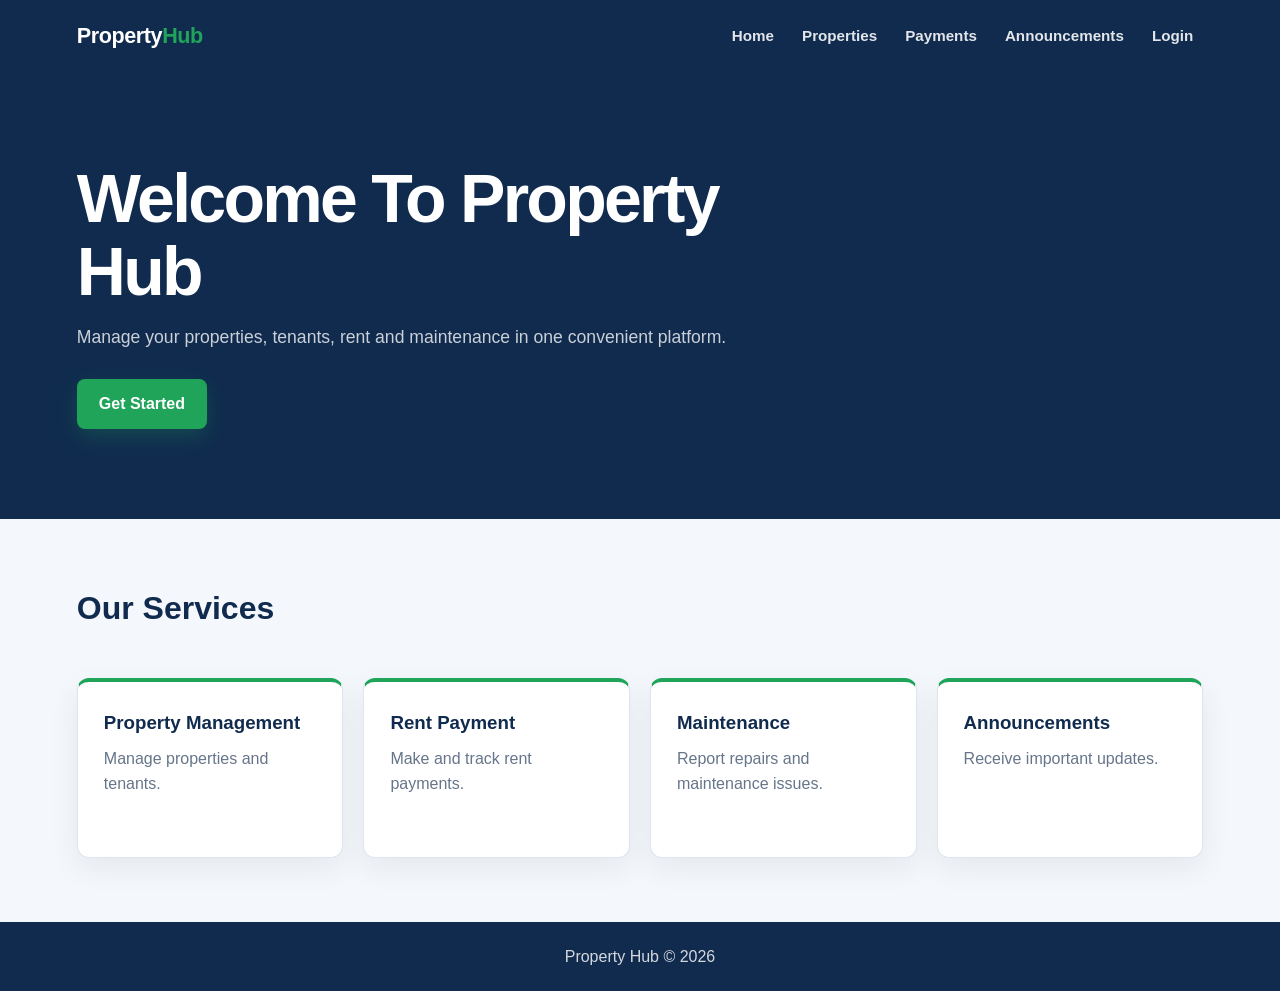
<file: index.html>
<!DOCTYPE html>
<html lang="en">
<head>
    <meta charset="UTF-8">
    <meta name="viewport" content="width=device-width, initial-scale=1.0">
    <title>Property Hub | Home</title>
    <link rel="stylesheet" href="style.css">
</head>
<body>
    <header class="topbar">
        <a class="brand" href="index.html" aria-label="Property Hub home">
            Property<span>Hub</span>
        </a>
        <nav class="nav">
            <a href="index.html">Home</a>
            <a href="property.html">Properties</a>
            <a href="payment.html">Payments</a>
            <a href="announcement.html">Announcements</a>
            <a href="login.html">Login</a>
        </nav>
    </header>

    <main>
        <section class="hero">
            <h1>Welcome to Property Hub</h1>
            <p>Manage your properties, tenants, rent and maintenance in one convenient platform.</p>
            <a href="register.html" class="btn">Get Started</a>
        </section>

        <section class="container">
            <h2>Our Services</h2>

            <article class="card">
                <h3>Property Management</h3>
                <p>Manage properties and tenants.</p>
            </article>

            <article class="card">
                <h3>Rent Payment</h3>
                <p>Make and track rent payments.</p>
            </article>

            <article class="card">
                <h3>Maintenance</h3>
                <p>Report repairs and maintenance issues.</p>
            </article>

            <article class="card">
                <h3>Announcements</h3>
                <p>Receive important updates.</p>
            </article>
        </section>
    </main>

    <footer class="footer">
        <p>Property Hub &copy; 2026</p>
    </footer>

    <script src="script.js"></script>
</body>
</html>
</file>
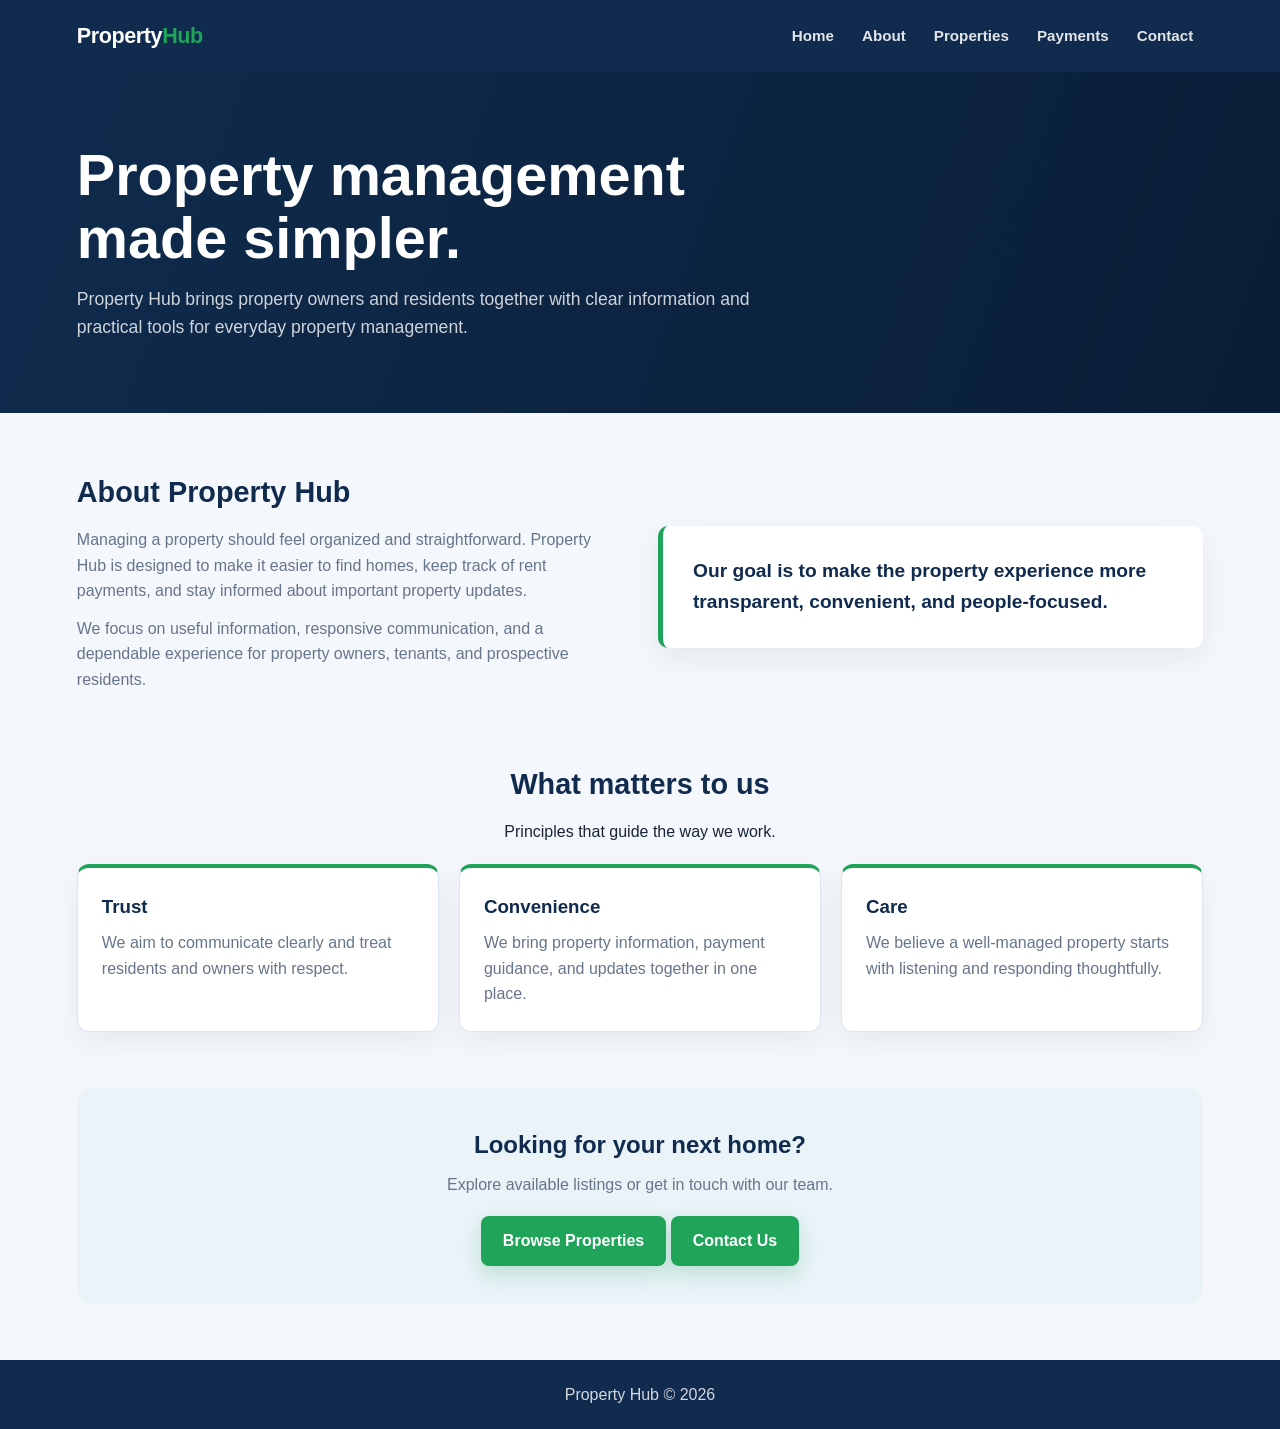
<file: about.html>
<!DOCTYPE html>
<html lang="en">
<head>
    <meta charset="UTF-8">
    <meta name="viewport" content="width=device-width, initial-scale=1.0">
    <title>About Us | Property Hub</title>
    <link rel="stylesheet" href="style.css">
    <style>
        .about-main {
            flex: 1;
        }

        .about-hero {
            padding: 72px 6%;
            background: linear-gradient(110deg, var(--primary), var(--primary-dark));
            color: var(--white);
        }

        .about-hero-content {
            width: min(1180px, 100%);
            margin: 0 auto;
        }

        .about-hero h1 {
            max-width: 760px;
            margin-bottom: 14px;
            font-size: clamp(2.2rem, 5vw, 3.6rem);
            line-height: 1.1;
        }

        .about-hero p {
            max-width: 720px;
            color: rgba(255, 255, 255, 0.8);
            font-size: 1.1rem;
        }

        .about-section {
            width: min(1180px, 88%);
            margin: 56px auto;
        }

        .about-intro {
            display: grid;
            grid-template-columns: minmax(0, 1fr) minmax(0, 1fr);
            gap: 36px;
            align-items: center;
        }

        .about-copy h2,
        .values-heading h2 {
            margin-bottom: 12px;
            color: var(--primary);
            font-size: 1.8rem;
        }

        .about-copy p {
            margin-bottom: 12px;
            color: var(--muted);
        }

        .about-highlight {
            padding: 30px;
            border-left: 5px solid var(--secondary);
            border-radius: 10px;
            background: var(--white);
            box-shadow: 0 10px 30px rgba(23, 37, 54, 0.07);
        }

        .about-highlight p {
            margin: 0;
            color: var(--primary);
            font-size: 1.2rem;
            font-weight: 700;
        }

        .values-heading {
            margin-bottom: 20px;
            text-align: center;
        }

        .values-grid {
            display: grid;
            grid-template-columns: repeat(3, minmax(0, 1fr));
            gap: 20px;
        }

        .value-card {
            padding: 24px;
            background: var(--white);
            border: 1px solid var(--border);
            border-top: 4px solid var(--secondary);
            border-radius: 12px;
            box-shadow: 0 10px 30px rgba(23, 37, 54, 0.06);
        }

        .value-card h3 {
            margin-bottom: 8px;
            color: var(--primary);
        }

        .value-card p {
            color: var(--muted);
        }

        .about-cta {
            padding: 38px 24px;
            border-radius: 14px;
            background: #eaf3f8;
            text-align: center;
        }

        .about-cta h2 {
            margin-bottom: 8px;
            color: var(--primary);
        }

        .about-cta p {
            margin-bottom: 18px;
            color: var(--muted);
        }

        @media (max-width: 760px) {
            .about-hero {
                padding: 54px 5%;
            }

            .about-section {
                width: 90%;
                margin: 40px auto;
            }

            .about-intro,
            .values-grid {
                grid-template-columns: 1fr;
            }
        }
    </style>
</head>
<body>
    <header class="topbar">
        <a class="brand" href="index.html" aria-label="Property Hub home">
            Property<span>Hub</span>
        </a>
        <nav class="nav" aria-label="Main navigation">
            <a href="index.html">Home</a>
            <a href="about.html" aria-current="page">About</a>
            <a href="property.html">Properties</a>
            <a href="payment.html">Payments</a>
            <a href="contact.html">Contact</a>
        </nav>
    </header>

    <main class="about-main">
        <section class="about-hero">
            <div class="about-hero-content">
                <h1>Property management made simpler.</h1>
                <p>Property Hub brings property owners and residents together with clear information and practical tools for everyday property management.</p>
            </div>
        </section>

        <section class="about-section about-intro">
            <div class="about-copy">
                <h2>About Property Hub</h2>
                <p>Managing a property should feel organized and straightforward. Property Hub is designed to make it easier to find homes, keep track of rent payments, and stay informed about important property updates.</p>
                <p>We focus on useful information, responsive communication, and a dependable experience for property owners, tenants, and prospective residents.</p>
            </div>
            <aside class="about-highlight">
                <p>Our goal is to make the property experience more transparent, convenient, and people-focused.</p>
            </aside>
        </section>

        <section class="about-section" aria-labelledby="values-title">
            <div class="values-heading">
                <h2 id="values-title">What matters to us</h2>
                <p>Principles that guide the way we work.</p>
            </div>
            <div class="values-grid">
                <article class="value-card">
                    <h3>Trust</h3>
                    <p>We aim to communicate clearly and treat residents and owners with respect.</p>
                </article>
                <article class="value-card">
                    <h3>Convenience</h3>
                    <p>We bring property information, payment guidance, and updates together in one place.</p>
                </article>
                <article class="value-card">
                    <h3>Care</h3>
                    <p>We believe a well-managed property starts with listening and responding thoughtfully.</p>
                </article>
            </div>
        </section>

        <section class="about-section about-cta">
            <h2>Looking for your next home?</h2>
            <p>Explore available listings or get in touch with our team.</p>
            <a class="btn" href="property.html">Browse Properties</a>
            <a class="btn" href="contact.html">Contact Us</a>
        </section>
    </main>

    <footer class="footer">
        <p>Property Hub &copy; 2026</p>
    </footer>
</body>
</html>
</file>
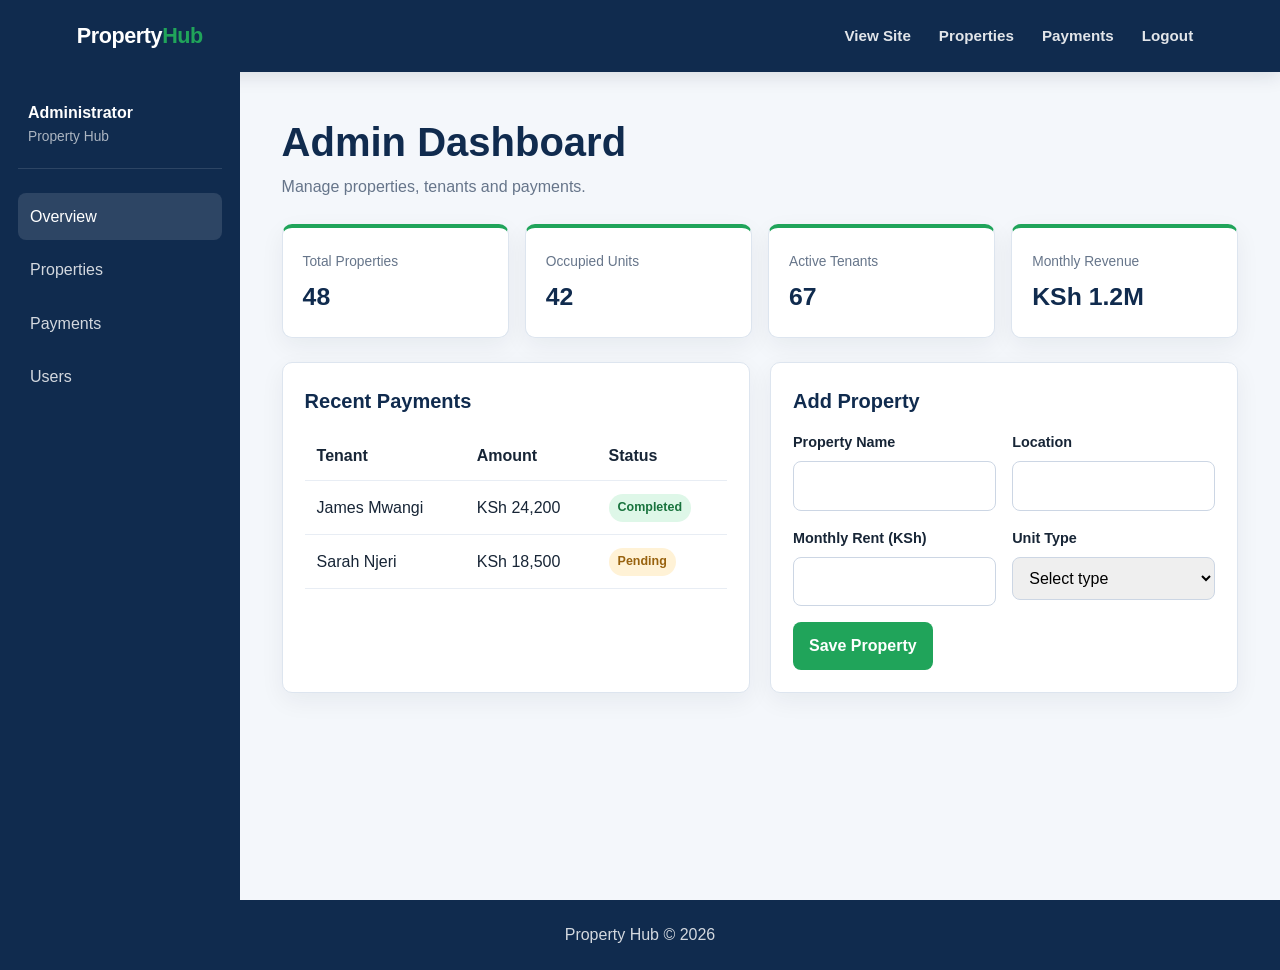
<file: admin.html>
<!DOCTYPE html>
<html lang="en">
<head>
    <meta charset="UTF-8">
    <meta name="viewport" content="width=device-width, initial-scale=1.0">
    <title>Admin Dashboard | Property Hub</title>
    <link rel="stylesheet" href="style.css">
    <style>
        .admin-layout {
            flex: 1;
            display: grid;
            grid-template-columns: 240px minmax(0, 1fr);
        }

        .admin-sidebar {
            min-height: calc(100vh - 72px);
            padding: 28px 18px;
            background: var(--primary);
            color: var(--white);
        }

        .admin-profile {
            margin-bottom: 24px;
            padding: 0 10px 20px;
            border-bottom: 1px solid rgba(255, 255, 255, 0.12);
        }

        .admin-profile strong,
        .admin-profile span {
            display: block;
        }

        .admin-profile span {
            color: rgba(255, 255, 255, 0.65);
            font-size: 0.86rem;
        }

        .admin-nav {
            display: flex;
            flex-direction: column;
            gap: 6px;
        }

        .admin-nav button {
            width: 100%;
            border: 0;
            border-radius: 8px;
            padding: 11px 12px;
            background: transparent;
            color: rgba(255, 255, 255, 0.82);
            font: inherit;
            text-align: left;
            cursor: pointer;
        }

        .admin-nav button:hover,
        .admin-nav button.active {
            background: rgba(255, 255, 255, 0.12);
            color: var(--white);
        }

        .admin-main {
            min-width: 0;
            padding: 38px 4%;
        }

        .admin-heading {
            margin-bottom: 24px;
        }

        .admin-heading h1 {
            color: var(--primary);
            font-size: clamp(1.8rem, 4vw, 2.5rem);
        }

        .admin-heading p {
            color: var(--muted);
        }

        .stats-grid {
            display: grid;
            grid-template-columns: repeat(4, minmax(0, 1fr));
            gap: 16px;
            margin-bottom: 24px;
        }

        .stat-card {
            padding: 20px;
            background: var(--white);
            border: 1px solid var(--border);
            border-top: 4px solid var(--secondary);
            border-radius: 10px;
            box-shadow: 0 8px 24px rgba(23, 37, 54, 0.06);
        }

        .stat-card span {
            color: var(--muted);
            font-size: 0.86rem;
        }

        .stat-card strong {
            display: block;
            margin-top: 4px;
            color: var(--primary);
            font-size: 1.55rem;
        }

        .admin-panel {
            display: none;
        }

        .admin-panel.active {
            display: block;
        }

        .dashboard-grid {
            display: grid;
            grid-template-columns: repeat(2, minmax(0, 1fr));
            gap: 20px;
        }

        .panel-card {
            min-width: 0;
            padding: 22px;
            background: var(--white);
            border: 1px solid var(--border);
            border-radius: 10px;
            box-shadow: 0 8px 24px rgba(23, 37, 54, 0.06);
        }

        .panel-card h2 {
            margin-bottom: 14px;
            color: var(--primary);
            font-size: 1.25rem;
        }

        .table-wrap {
            overflow-x: auto;
        }

        .user-list-note {
            margin: -4px 0 16px;
            color: var(--muted);
            font-size: 0.9rem;
        }

        .user-list-message {
            color: var(--muted);
        }

        .status {
            display: inline-block;
            padding: 4px 9px;
            border-radius: 999px;
            background: #def7e8;
            color: #18733d;
            font-size: 0.78rem;
            font-weight: 800;
        }

        .status.pending {
            background: #fff2d6;
            color: #98620e;
        }

        .admin-form {
            display: grid;
            grid-template-columns: repeat(2, minmax(0, 1fr));
            gap: 16px;
        }

        .form-field {
            display: flex;
            flex-direction: column;
            gap: 7px;
        }

        .form-field label {
            font-size: 0.9rem;
            font-weight: 700;
        }

        .admin-button {
            border: 0;
            border-radius: 8px;
            padding: 11px 16px;
            background: var(--secondary);
            color: var(--white);
            font: inherit;
            font-weight: 800;
            cursor: pointer;
        }

        .admin-button:hover,
        .admin-button:focus-visible {
            background: var(--secondary-dark);
        }

        .form-actions {
            grid-column: 1 / -1;
            display: flex;
            align-items: center;
            gap: 12px;
        }

        .form-message {
            color: var(--secondary-dark);
            font-weight: 700;
        }

        @media (max-width: 900px) {
            .admin-layout {
                grid-template-columns: 1fr;
            }

            .admin-sidebar {
                min-height: auto;
                padding: 14px 4%;
            }

            .admin-profile {
                display: none;
            }

            .admin-nav {
                flex-direction: row;
                overflow-x: auto;
            }

            .admin-nav button {
                width: auto;
                white-space: nowrap;
            }

            .stats-grid {
                grid-template-columns: repeat(2, minmax(0, 1fr));
            }

            .dashboard-grid {
                grid-template-columns: 1fr;
            }
        }

        @media (max-width: 600px) {
            .admin-main {
                padding: 28px 16px;
            }

            .stats-grid,
            .admin-form {
                grid-template-columns: 1fr;
            }

            .form-actions {
                grid-column: 1;
            }
        }
    </style>
</head>
<body>
    <header class="topbar">
        <a class="brand" href="index.html" aria-label="Property Hub home">
            Property<span>Hub</span>
        </a>
        <nav class="nav" aria-label="Main navigation">
            <a href="index.html">View Site</a>
            <a href="property.html">Properties</a>
            <a href="payment.html">Payments</a>
            <a href="login.html">Logout</a>
        </nav>
    </header>

    <main class="admin-layout">
        <aside class="admin-sidebar">
            <div class="admin-profile">
                <strong>Administrator</strong>
                <span>Property Hub</span>
            </div>
            <nav class="admin-nav" aria-label="Admin navigation">
                <button type="button" class="active" data-panel="overview">Overview</button>
                <button type="button" data-panel="properties">Properties</button>
                <button type="button" data-panel="payments">Payments</button>
                <button type="button" data-panel="users">Users</button>
            </nav>
        </aside>

        <section class="admin-main">
            <div class="admin-heading">
                <h1>Admin Dashboard</h1>
                <p>Manage properties, tenants and payments.</p>
            </div>

            <div class="stats-grid">
                <article class="stat-card">
                    <span>Total Properties</span>
                    <strong>48</strong>
                </article>
                <article class="stat-card">
                    <span>Occupied Units</span>
                    <strong>42</strong>
                </article>
                <article class="stat-card">
                    <span>Active Tenants</span>
                    <strong>67</strong>
                </article>
                <article class="stat-card">
                    <span>Monthly Revenue</span>
                    <strong>KSh 1.2M</strong>
                </article>
            </div>

            <section class="admin-panel active" id="overview">
                <div class="dashboard-grid">
                    <article class="panel-card">
                        <h2>Recent Payments</h2>
                        <div class="table-wrap">
                            <table>
                                <thead>
                                    <tr>
                                        <th>Tenant</th>
                                        <th>Amount</th>
                                        <th>Status</th>
                                    </tr>
                                </thead>
                                <tbody>
                                    <tr>
                                        <td>James Mwangi</td>
                                        <td>KSh 24,200</td>
                                        <td><span class="status">Completed</span></td>
                                    </tr>
                                    <tr>
                                        <td>Sarah Njeri</td>
                                        <td>KSh 18,500</td>
                                        <td><span class="status pending">Pending</span></td>
                                    </tr>
                                </tbody>
                            </table>
                        </div>
                    </article>

                    <article class="panel-card">
                        <h2>Add Property</h2>
                        <form id="property-form" class="admin-form">
                            <div class="form-field">
                                <label for="property-name">Property Name</label>
                                <input type="text" id="property-name" name="property-name" required>
                            </div>
                            <div class="form-field">
                                <label for="property-location">Location</label>
                                <input type="text" id="property-location" name="property-location" required>
                            </div>
                            <div class="form-field">
                                <label for="monthly-rent">Monthly Rent (KSh)</label>
                                <input type="number" id="monthly-rent" name="monthly-rent" min="1" required>
                            </div>
                            <div class="form-field">
                                <label for="unit-type">Unit Type</label>
                                <select id="unit-type" name="unit-type" required>
                                    <option value="">Select type</option>
                                    <option>Apartment</option>
                                    <option>House</option>
                                    <option>Studio</option>
                                </select>
                            </div>
                            <div class="form-actions">
                                <button class="admin-button" type="submit">Save Property</button>
                                <p id="property-message" class="form-message" role="status"></p>
                            </div>
                        </form>
                    </article>
                </div>
            </section>

            <section class="admin-panel" id="properties">
                <article class="panel-card">
                    <h2>Property Management</h2>
                    <p>Use the property form on the Overview page to add a new listing.</p>
                </article>
            </section>

            <section class="admin-panel" id="payments">
                <article class="panel-card">
                    <h2>Payment Management</h2>
                    <p>Review completed and pending tenant payments.</p>
                </article>
            </section>

            <section class="admin-panel" id="users">
                <article class="panel-card">
                    <h2>Active Users</h2>
                    <p class="user-list-note">
                        This demo page is not access-controlled. Use test accounts only;
                        passwords are never displayed.
                    </p>
                    <div class="table-wrap">
                        <table>
                            <thead>
                                <tr>
                                    <th>Full Name</th>
                                    <th>Username</th>
                                    <th>Email</th>
                                    <th>Phone</th>
                                    <th>Status</th>
                                    <th>Password</th>
                                </tr>
                            </thead>
                            <tbody id="users-table-body">
                                <tr>
                                    <td colspan="6" class="user-list-message">Loading active users...</td>
                                </tr>
                            </tbody>
                        </table>
                    </div>
                </article>
            </section>
        </section>
    </main>

    <footer class="footer">
        <p>Property Hub &copy; 2026</p>
    </footer>

    <script>
        const navButtons = document.querySelectorAll(".admin-nav button");
        const panels = document.querySelectorAll(".admin-panel");

        navButtons.forEach(function (button) {
            button.addEventListener("click", function () {
                navButtons.forEach(function (item) {
                    item.classList.remove("active");
                });
                panels.forEach(function (panel) {
                    panel.classList.remove("active");
                });

                button.classList.add("active");
                document.getElementById(button.dataset.panel).classList.add("active");
            });
        });

        const propertyForm = document.getElementById("property-form");
        const propertyMessage = document.getElementById("property-message");

        propertyForm.addEventListener("submit", function (event) {
            event.preventDefault();
            propertyMessage.textContent = "Property saved successfully.";
            propertyForm.reset();
        });
    </script>
    <script src="auth.js"></script>
</body>
</html>
</file>
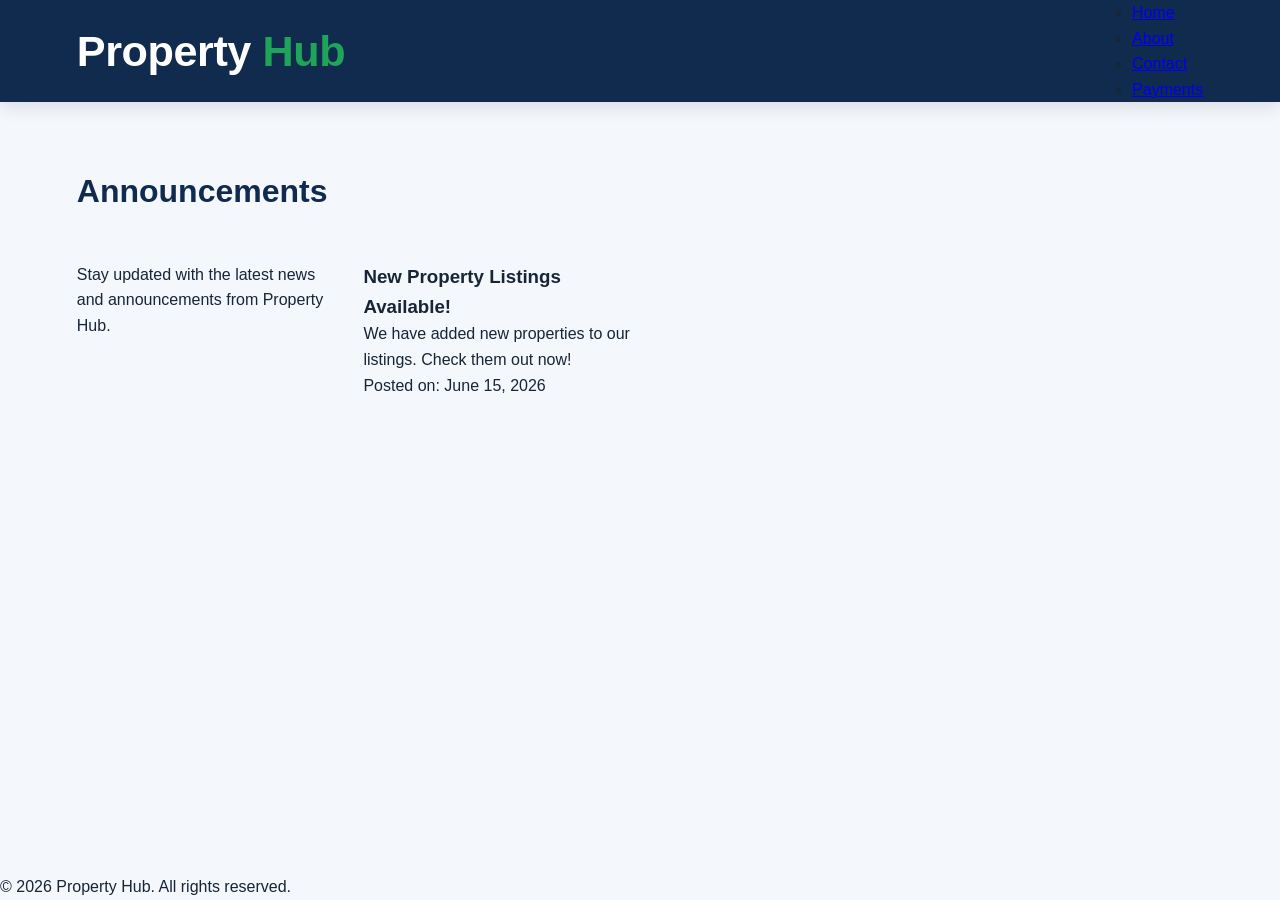
<file: announcement.html>
<!DOCTYPE html>
<html lang="en">
<head>
    <meta charset="UTF-8">
    <meta name="viewport" content="width=device-width, initial-scale=1.0">
    <title>Announcement | Property Hub</title>
    <link rel="stylesheet" href="style.css">
</head>
<body>

    <header>
        <div class="topbar">
            <div class="brand">
                <h1>Property <span>Hub</span></h1>
            </div>
            <nav class="navbar">
                <ul>
                    <li><a href="index.html">Home</a></li>
                    <li><a href="about.html">About</a></li>
                    <li><a href="contact.html">Contact</a></li>
                    <li><a href="payment.html">Payments</a></li>
                </ul>
            </nav>
        </div>
    </header>

    <main>
        <section class="container">
            <h2>Announcements</h2>
            <p>Stay updated with the latest news and announcements from Property Hub.</p>

            <!-- Example announcement -->
            <div class="announcement">
                <h3>New Property Listings Available!</h3>
                <p>We have added new properties to our listings. Check them out now!</p>
                <span class="date">Posted on: June 15, 2026</span>
            </div>

            <!-- Add more announcements as needed -->
        </section>
    </main>

    <footer>
        <p>&copy; 2026 Property Hub. All rights reserved.</p>
    </footer>
    
</body>
</html>
</file>
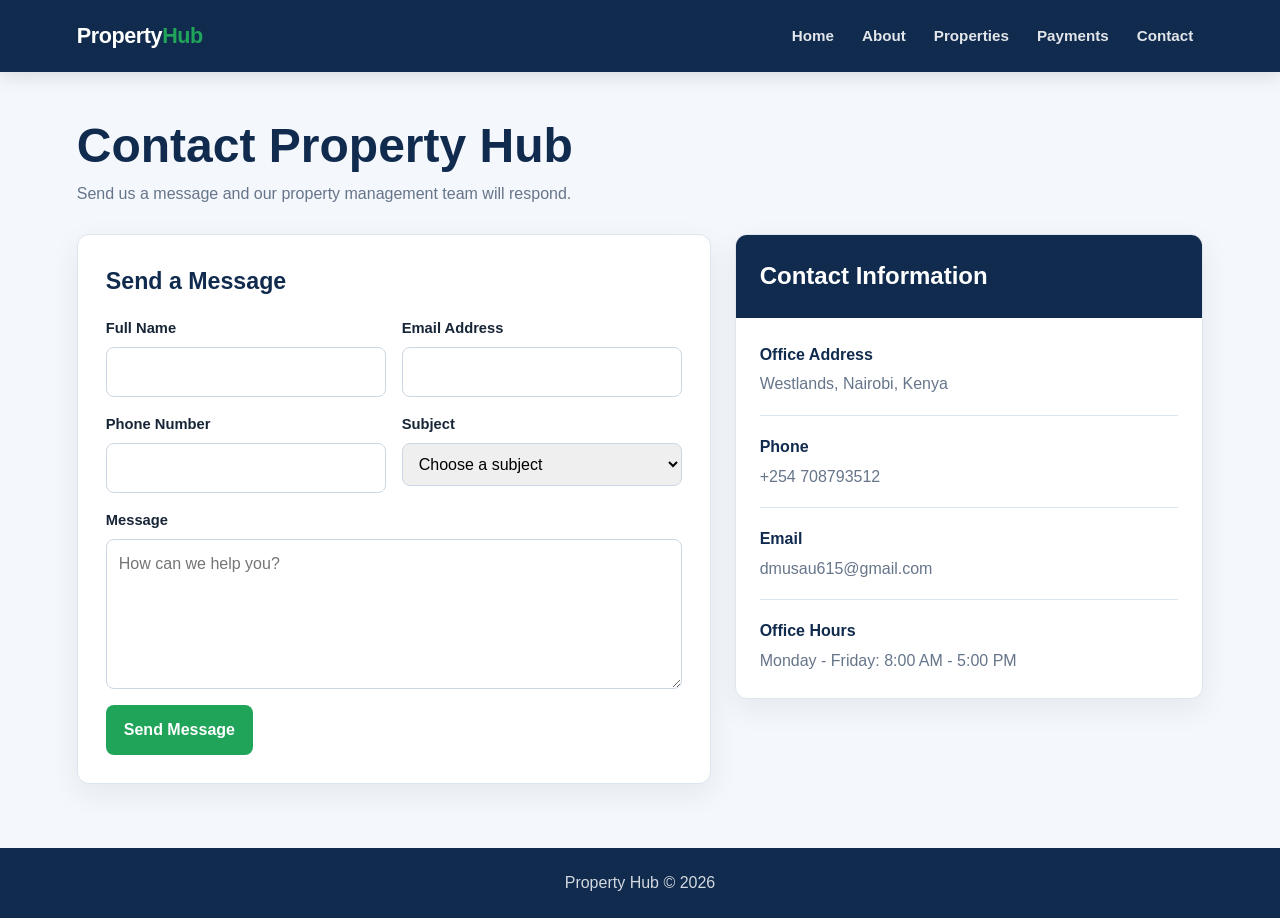
<file: contact.html>
<!DOCTYPE html>
<html lang="en">
<head>
    <meta charset="UTF-8">
    <meta name="viewport" content="width=device-width, initial-scale=1.0">
    <title>Contact | Property Hub</title>
    <link rel="stylesheet" href="style.css">
    <style>
        .contact-main {
            width: min(1180px, 88%);
            margin: 48px auto 64px;
        }

        .contact-heading {
            margin-bottom: 28px;
        }

        .contact-heading h1 {
            color: var(--primary);
            font-size: clamp(2rem, 5vw, 3rem);
            line-height: 1.1;
        }

        .contact-heading p {
            margin-top: 8px;
            color: var(--muted);
        }

        .contact-layout {
            display: grid;
            grid-template-columns: minmax(0, 1.15fr) minmax(280px, 0.85fr);
            gap: 24px;
            align-items: start;
        }

        .contact-form,
        .contact-details {
            background: var(--white);
            border: 1px solid var(--border);
            border-radius: 12px;
            box-shadow: 0 10px 30px rgba(23, 37, 54, 0.07);
        }

        .contact-form {
            display: grid;
            grid-template-columns: repeat(2, minmax(0, 1fr));
            gap: 16px;
            padding: 28px;
        }

        .contact-form h2 {
            grid-column: 1 / -1;
            color: var(--primary);
            font-size: 1.45rem;
        }

        .form-field {
            display: flex;
            flex-direction: column;
            gap: 7px;
        }

        .form-field.full {
            grid-column: 1 / -1;
        }

        .form-field label {
            font-size: 0.92rem;
            font-weight: 700;
        }

        textarea {
            min-height: 150px;
            resize: vertical;
        }

        .contact-actions {
            grid-column: 1 / -1;
            display: flex;
            align-items: center;
            gap: 14px;
        }

        .contact-actions button {
            border: 0;
            border-radius: 8px;
            padding: 12px 18px;
            background: var(--secondary);
            color: var(--white);
            font: inherit;
            font-weight: 800;
            cursor: pointer;
        }

        .contact-actions button:hover,
        .contact-actions button:focus-visible {
            background: var(--secondary-dark);
        }

        .form-message {
            min-height: 24px;
            color: var(--secondary-dark);
            font-weight: 700;
        }

        .contact-details {
            overflow: hidden;
        }

        .details-header {
            padding: 22px 24px;
            background: var(--primary);
            color: var(--white);
        }

        .details-body {
            display: grid;
            gap: 18px;
            padding: 24px;
        }

        .detail-item {
            padding-bottom: 18px;
            border-bottom: 1px solid var(--border);
        }

        .detail-item:last-child {
            padding-bottom: 0;
            border-bottom: 0;
        }

        .detail-item strong,
        .detail-item span {
            display: block;
        }

        .detail-item strong {
            margin-bottom: 4px;
            color: var(--primary);
        }

        .detail-item span,
        .detail-item a {
            color: var(--muted);
        }

        .detail-item a {
            text-decoration: none;
        }

        @media (max-width: 900px) {
            .contact-layout {
                grid-template-columns: 1fr;
            }
        }

        @media (max-width: 600px) {
            .contact-main {
                width: 90%;
                margin: 32px auto 48px;
            }

            .contact-form {
                grid-template-columns: 1fr;
                padding: 22px 20px;
            }

            .contact-form h2,
            .form-field.full,
            .contact-actions {
                grid-column: 1;
            }

            .contact-actions {
                align-items: flex-start;
                flex-direction: column;
            }
        }
    </style>
</head>
<body>
    <header class="topbar">
        <a class="brand" href="index.html" aria-label="Property Hub home">
            Property<span>Hub</span>
        </a>
        <nav class="nav" aria-label="Main navigation">
            <a href="index.html">Home</a>
            <a href="about.html">About</a>
            <a href="property.html">Properties</a>
            <a href="payment.html">Payments</a>
            <a href="contact.html" aria-current="page">Contact</a>
        </nav>
    </header>

    <main class="contact-main">
        <div class="contact-heading">
            <h1>Contact Property Hub</h1>
            <p>Send us a message and our property management team will respond.</p>
        </div>

        <div class="contact-layout">
            <form id="contact-form" class="contact-form" action="#" method="post">
                <h2>Send a Message</h2>
                <div class="form-field">
                    <label for="full-name">Full Name</label>
                    <input type="text" id="full-name" name="full-name" autocomplete="name" required>
                </div>
                <div class="form-field">
                    <label for="email">Email Address</label>
                    <input type="email" id="email" name="email" autocomplete="email" required>
                </div>
                <div class="form-field">
                    <label for="phone">Phone Number</label>
                    <input type="tel" id="phone" name="phone" autocomplete="tel">
                </div>
                <div class="form-field">
                    <label for="subject">Subject</label>
                    <select id="subject" name="subject" required>
                        <option value="">Choose a subject</option>
                        <option value="property">Property enquiry</option>
                        <option value="payment">Payment assistance</option>
                        <option value="maintenance">Maintenance request</option>
                        <option value="general">General enquiry</option>
                    </select>
                </div>
                <div class="form-field full">
                    <label for="message">Message</label>
                    <textarea id="message" name="message" placeholder="How can we help you?" required></textarea>
                </div>
                <div class="contact-actions">
                    <button type="submit">Send Message</button>
                    <p class="form-message" role="status" aria-live="polite"></p>
                </div>
            </form>

            <aside class="contact-details" aria-label="Property Hub contact information">
                <div class="details-header">
                    <h2>Contact Information</h2>
                </div>
                <div class="details-body">
                    <div class="detail-item">
                        <strong>Office Address</strong>
                        <span>Westlands, Nairobi, Kenya</span>
                    </div>
                    <div class="detail-item">
                        <strong>Phone</strong>
                        <a href="tel:+254708793512">+254 708793512</a>
                    </div>
                    <div class="detail-item">
                        <strong>Email</strong>
                        <a href="mailto:dmusau615@gmail.com">dmusau615@gmail.com</a>
                    </div>
                    <div class="detail-item">
                        <strong>Office Hours</strong>
                        <span>Monday - Friday: 8:00 AM - 5:00 PM</span>
                    </div>
                </div>
            </aside>
        </div>
    </main>

    <footer class="footer">
        <p>Property Hub &copy; 2026</p>
    </footer>

    <script src="script.js"></script>
</body>
</html>
</file>
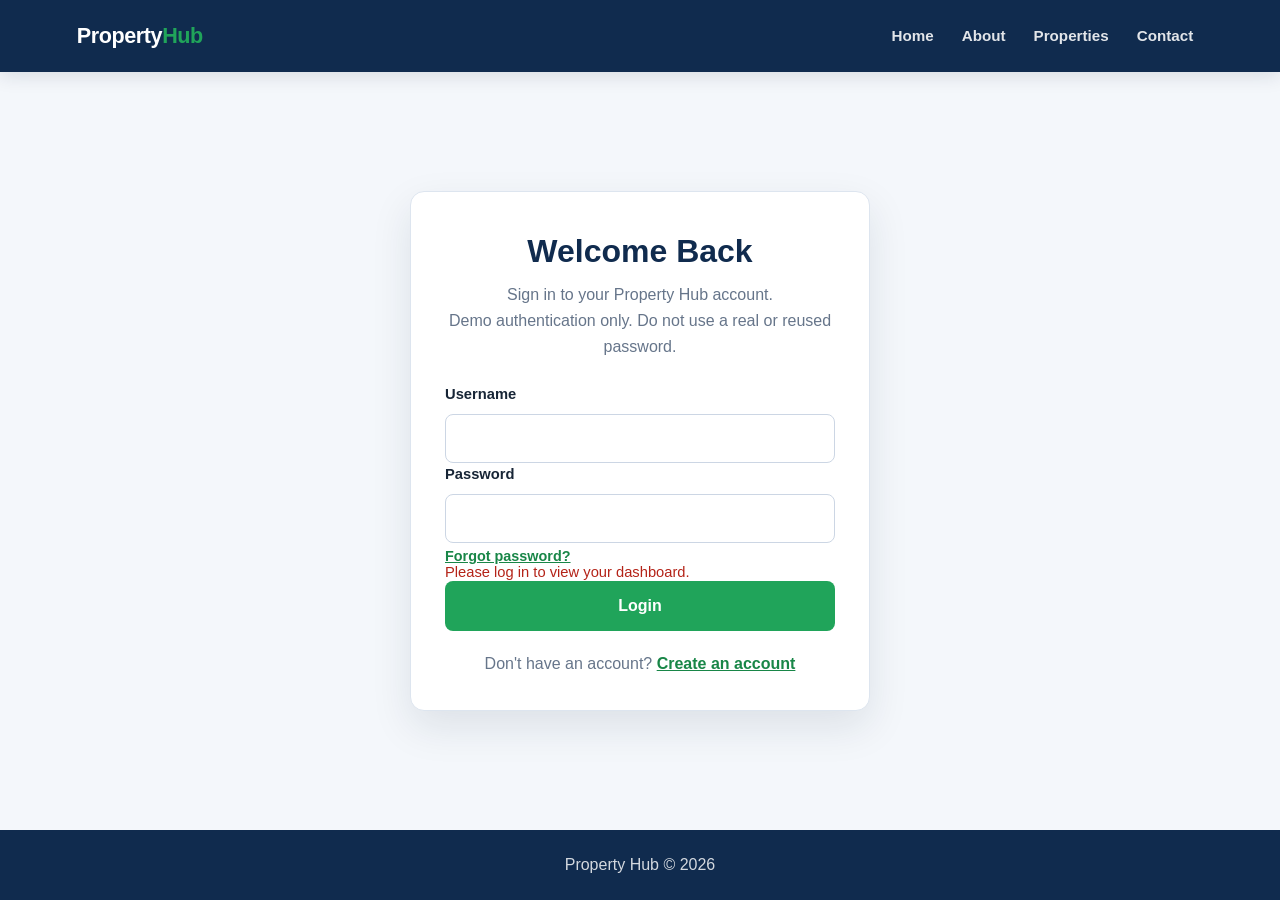
<file: dashboard.html>
<!DOCTYPE html>
<html lang="en">
<head>
    <meta charset="UTF-8">
    <meta name="viewport" content="width=device-width, initial-scale=1.0">
    <title>My Dashboard | Property Hub</title>
    <link rel="stylesheet" href="style.css">
    <style>
        .dashboard-main {
            width: min(1180px, 88%);
            margin: 40px auto 60px;
        }

        .dashboard-heading {
            display: flex;
            align-items: flex-end;
            justify-content: space-between;
            gap: 20px;
            margin-bottom: 26px;
        }

        .dashboard-heading h1 {
            color: var(--primary);
            font-size: clamp(2rem, 5vw, 2.8rem);
            line-height: 1.1;
        }

        .dashboard-heading p {
            margin-top: 7px;
            color: var(--muted);
        }

        .dashboard-grid {
            display: grid;
            grid-template-columns: repeat(3, minmax(0, 1fr));
            gap: 18px;
        }

        .dashboard-card {
            min-width: 0;
            padding: 22px;
            background: var(--white);
            border: 1px solid var(--border);
            border-radius: 12px;
            box-shadow: 0 8px 26px rgba(23, 37, 54, 0.06);
        }

        .dashboard-card h2 {
            margin-bottom: 14px;
            color: var(--primary);
            font-size: 1.2rem;
        }

        .rent-card {
            grid-column: span 2;
            display: flex;
            justify-content: space-between;
            align-items: center;
            gap: 18px;
            background: linear-gradient(110deg, var(--primary), var(--primary-dark));
            color: var(--white);
        }

        .rent-card h2 {
            color: var(--white);
        }

        .rent-card p {
            color: rgba(255, 255, 255, 0.78);
        }

        .rent-amount {
            display: block;
            margin: 5px 0 8px;
            font-size: clamp(1.7rem, 4vw, 2.3rem);
            font-weight: 800;
        }

        .rent-card .btn {
            flex: 0 0 auto;
        }

        .stat-card span,
        .property-info span {
            display: block;
            color: var(--muted);
            font-size: 0.9rem;
        }

        .stat-card strong {
            display: block;
            margin: 6px 0;
            color: var(--primary);
            font-size: 1.55rem;
        }

        .property-card {
            grid-column: span 2;
        }

        .property-info {
            display: grid;
            grid-template-columns: repeat(2, minmax(0, 1fr));
            gap: 14px;
        }

        .property-info strong {
            color: var(--text);
        }

        .notice-list,
        .activity-list {
            display: grid;
            gap: 14px;
            list-style: none;
        }

        .notice-list li,
        .activity-list li {
            padding-bottom: 12px;
            border-bottom: 1px solid var(--border);
        }

        .notice-list li:last-child,
        .activity-list li:last-child {
            padding-bottom: 0;
            border-bottom: 0;
        }

        .notice-list strong,
        .activity-list strong {
            display: block;
            color: var(--primary);
        }

        .notice-list span,
        .activity-list span {
            color: var(--muted);
            font-size: 0.88rem;
        }

        .badge {
            display: inline-block;
            padding: 4px 9px;
            border-radius: 999px;
            background: #def7e8;
            color: #18733d;
            font-size: 0.8rem;
            font-weight: 800;
        }

        .quick-links {
            display: grid;
            gap: 10px;
        }

        .quick-links a {
            display: block;
            padding: 10px 12px;
            border: 1px solid var(--border);
            border-radius: 8px;
            color: var(--primary);
            font-weight: 700;
            text-decoration: none;
        }

        .quick-links a:hover,
        .quick-links a:focus-visible {
            border-color: var(--secondary);
            background: #f3fbf6;
        }

        @media (max-width: 850px) {
            .dashboard-grid {
                grid-template-columns: repeat(2, minmax(0, 1fr));
            }
        }

        @media (max-width: 600px) {
            .dashboard-main {
                width: 90%;
                margin: 30px auto 44px;
            }

            .dashboard-heading {
                align-items: flex-start;
                flex-direction: column;
            }

            .dashboard-grid {
                grid-template-columns: 1fr;
            }

            .rent-card,
            .property-card {
                grid-column: auto;
            }

            .rent-card {
                align-items: flex-start;
                flex-direction: column;
            }

            .property-info {
                grid-template-columns: 1fr;
            }
        }
    </style>
</head>
<body>
    <header class="topbar">
        <a class="brand" href="index.html" aria-label="Property Hub home">
            Property<span>Hub</span>
        </a>
        <nav class="nav" aria-label="Main navigation">
            <a href="dashboard.html" aria-current="page">Dashboard</a>
            <a href="property.html">Properties</a>
            <a href="payment.html">Payments</a>
            <a href="announcement.html">Announcements</a>
            <a href="login.html" id="logout-link">Log Out</a>
        </nav>
    </header>

    <main class="dashboard-main">
        <section class="dashboard-heading">
            <div>
                <h1>Welcome back, Tenant</h1>
                <p>Here is an overview of your home and account.</p>
            </div>
            <span class="badge">Account active</span>
        </section>

        <section class="dashboard-grid" aria-label="Resident dashboard">
            <article class="dashboard-card rent-card">
                <div>
                    <h2>Next Rent Payment</h2>
                    <span class="rent-amount">KSh 24,200</span>
                    <p>Due 1 December 2026</p>
                </div>
                <a class="btn" href="payment.html">Make a Payment</a>
            </article>

            <article class="dashboard-card stat-card">
                <h2>Payment Status</h2>
                <span>Current billing period</span>
                <strong>Paid</strong>
                <span>Last updated: 15 November 2026</span>
            </article>

            <article class="dashboard-card property-card">
                <h2>My Property</h2>
                <div class="property-info">
                    <div><span>Property</span><strong>Maple Grove Residence</strong></div>
                    <div><span>Address</span><strong>Kilimani, Nairobi</strong></div>
                    <div><span>Unit</span><strong>House 12B</strong></div>
                    <div><span>Lease status</span><strong>Active</strong></div>
                </div>
            </article>

            <article class="dashboard-card">
                <h2>Quick Links</h2>
                <nav class="quick-links" aria-label="Dashboard quick links">
                    <a href="payment.html">View payment history</a>
                    <a href="property.html">Browse properties</a>
                    <a href="contact.html">Contact property management</a>
                </nav>
            </article>

            <article class="dashboard-card">
                <h2>Recent Activity</h2>
                <ul class="activity-list">
                    <li>
                        <strong>Rent payment received</strong>
                        <span>KSh 24,200 · 15 November 2026</span>
                    </li>
                    <li>
                        <strong>Lease details updated</strong>
                        <span>10 November 2026</span>
                    </li>
                </ul>
            </article>

            <article class="dashboard-card">
                <h2>Latest Announcements</h2>
                <ul class="notice-list">
                    <li>
                        <strong>Water maintenance</strong>
                        <span>Scheduled maintenance notice for residents.</span>
                    </li>
                    <li>
                        <strong>Community update</strong>
                        <span>Read the latest news from Property Hub.</span>
                    </li>
                </ul>
                <p style="margin-top: 14px;"><a href="announcement.html">View all announcements</a></p>
            </article>
        </section>
    </main>

    <footer class="footer">
        <p>Property Hub &copy; 2026</p>
    </footer>
    <script src="auth.js"></script>
</body>
</html>
</file>
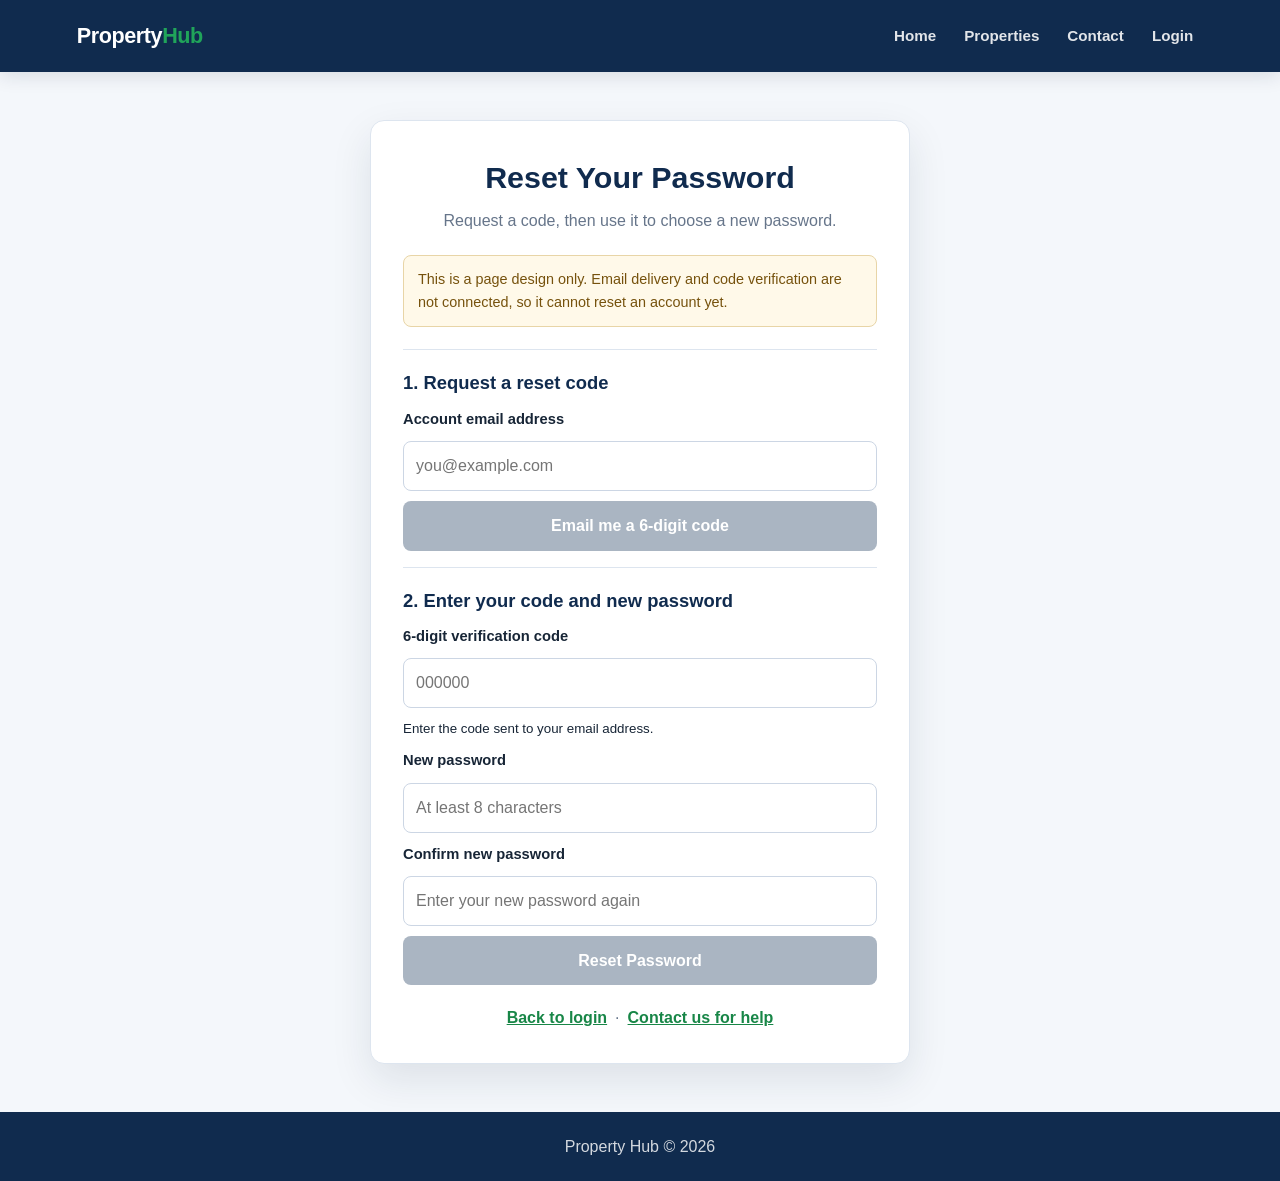
<file: forgot-password.html>
<!DOCTYPE html>
<html lang="en">
<head>
    <meta charset="UTF-8">
    <meta name="viewport" content="width=device-width, initial-scale=1.0">
    <title>Reset Password | Property Hub</title>
    <link rel="stylesheet" href="style.css">
    <style>
        .reset-main {
            flex: 1;
            display: grid;
            place-items: center;
            padding: 48px 20px;
        }

        .reset-card {
            width: min(540px, 100%);
            padding: 32px;
            background: var(--white);
            border: 1px solid var(--border);
            border-radius: 14px;
            box-shadow: 0 16px 40px rgba(23, 37, 54, 0.1);
        }

        .reset-heading {
            margin-bottom: 22px;
            text-align: center;
        }

        .reset-heading h1 {
            margin-bottom: 6px;
            color: var(--primary);
            font-size: 1.9rem;
        }

        .reset-heading p,
        .reset-notice {
            color: var(--muted);
        }

        .reset-notice {
            margin-bottom: 22px;
            padding: 12px 14px;
            border: 1px solid #e8d5a7;
            border-radius: 8px;
            background: #fff9e9;
            color: #76520d;
            font-size: 0.9rem;
        }

        .reset-form {
            display: grid;
            gap: 16px;
        }

        .reset-step {
            display: grid;
            gap: 10px;
            padding-top: 18px;
            border-top: 1px solid var(--border);
        }

        .reset-step h2 {
            color: var(--primary);
            font-size: 1.15rem;
        }

        .reset-step label {
            font-size: 0.92rem;
            font-weight: 700;
        }

        .reset-action {
            border: 0;
            border-radius: 8px;
            padding: 12px 16px;
            background: #aab5c2;
            color: var(--white);
            font: inherit;
            font-weight: 800;
            cursor: not-allowed;
        }

        .reset-links {
            margin-top: 20px;
            display: flex;
            justify-content: center;
            gap: 8px;
            color: var(--muted);
        }

        .reset-links a {
            color: var(--secondary-dark);
            font-weight: 700;
        }

        @media (max-width: 520px) {
            .reset-card {
                padding: 26px 20px;
            }
        }
    </style>
</head>
<body>
    <header class="topbar">
        <a class="brand" href="index.html" aria-label="Property Hub home">
            Property<span>Hub</span>
        </a>
        <nav class="nav" aria-label="Main navigation">
            <a href="index.html">Home</a>
            <a href="property.html">Properties</a>
            <a href="contact.html">Contact</a>
            <a href="login.html">Login</a>
        </nav>
    </header>

    <main class="reset-main">
        <section class="reset-card" aria-labelledby="reset-title">
            <div class="reset-heading">
                <h1 id="reset-title">Reset Your Password</h1>
                <p>Request a code, then use it to choose a new password.</p>
            </div>

            <p class="reset-notice" role="note">
                This is a page design only. Email delivery and code verification are not connected,
                so it cannot reset an account yet.
            </p>

            <form class="reset-form">
                <section class="reset-step" aria-labelledby="email-step-title">
                    <h2 id="email-step-title">1. Request a reset code</h2>
                    <label for="reset-email">Account email address</label>
                    <input type="email" id="reset-email" name="email"
                           autocomplete="email" placeholder="you@example.com" required>
                    <button class="reset-action" type="button" disabled>
                        Email me a 6-digit code
                    </button>
                </section>

                <section class="reset-step" aria-labelledby="code-step-title">
                    <h2 id="code-step-title">2. Enter your code and new password</h2>
                    <label for="reset-code">6-digit verification code</label>
                    <input type="text" id="reset-code" name="code"
                           inputmode="numeric" autocomplete="one-time-code"
                           pattern="[0-9]{6}" maxlength="6"
                           placeholder="000000" aria-describedby="code-help">
                    <small id="code-help">Enter the code sent to your email address.</small>

                    <label for="new-password">New password</label>
                    <input type="password" id="new-password" name="new-password"
                           autocomplete="new-password" minlength="8"
                           placeholder="At least 8 characters">

                    <label for="confirm-password">Confirm new password</label>
                    <input type="password" id="confirm-password" name="confirm-password"
                           autocomplete="new-password" minlength="8"
                           placeholder="Enter your new password again">

                    <button class="reset-action" type="button" disabled>
                        Reset Password
                    </button>
                </section>
            </form>

            <p class="reset-links">
                <a href="login.html">Back to login</a>
                <span aria-hidden="true">·</span>
                <a href="contact.html">Contact us for help</a>
            </p>
        </section>
    </main>

    <footer class="footer">
        <p>Property Hub &copy; 2026</p>
    </footer>
</body>
</html>
</file>
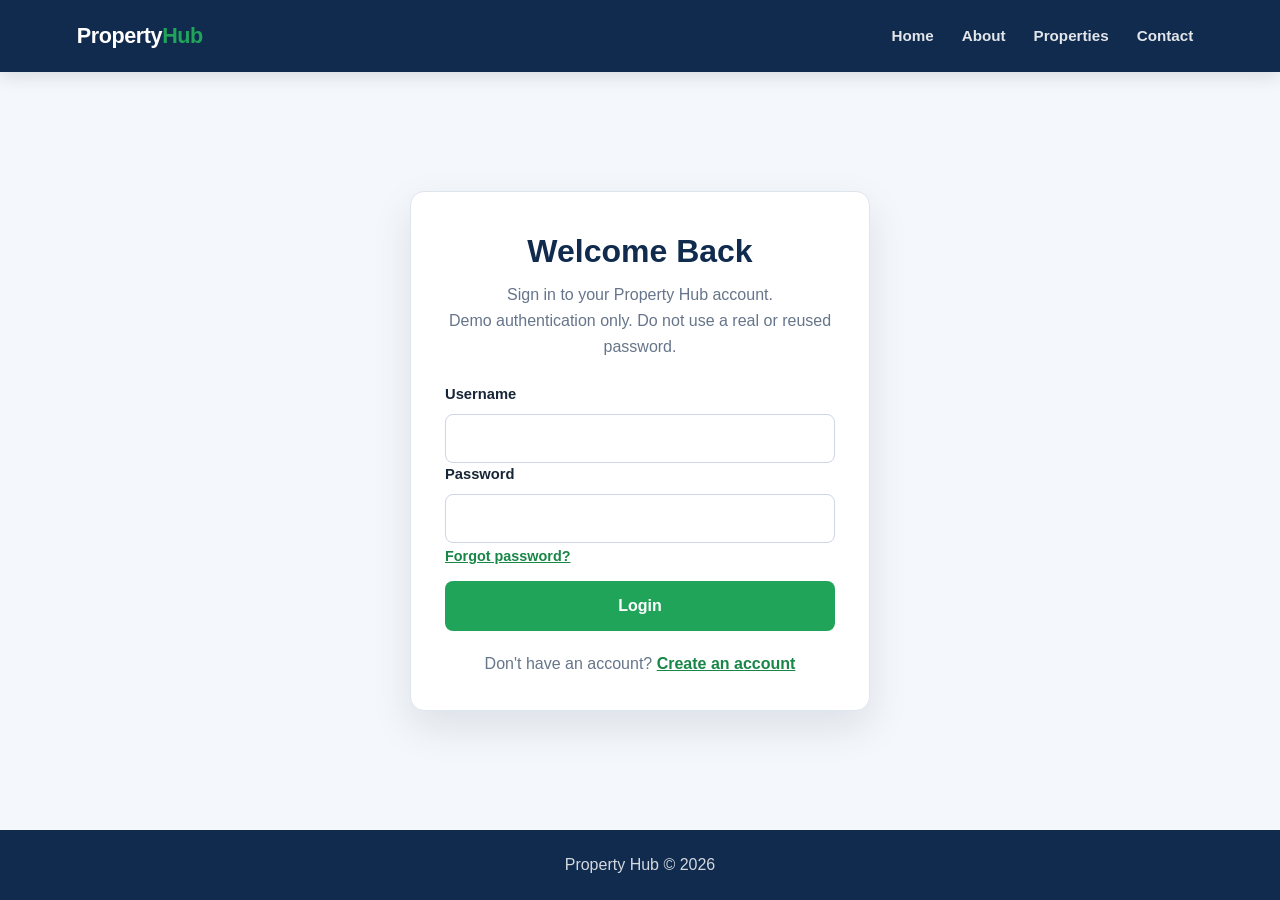
<file: login.html>
<!DOCTYPE html>
<html lang="en">
<head>
    <meta charset="UTF-8">
    <meta name="viewport" content="width=device-width, initial-scale=1.0">
    <title>Login | Property Hub</title>
    <link rel="stylesheet" href="style.css">
    <style>
        .login-main {
            flex: 1;
            display: grid;
            place-items: center;
            padding: 48px 20px;
        }

        .login-card {
            width: min(460px, 100%);
            padding: 34px;
            background: var(--white);
            border: 1px solid var(--border);
            border-radius: 14px;
            box-shadow: 0 16px 40px rgba(23, 37, 54, 0.1);
        }

        .login-heading {
            margin-bottom: 24px;
            text-align: center;
        }

        .login-heading h1 {
            margin-bottom: 5px;
            color: var(--primary);
            font-size: 2rem;
        }

        .login-heading p {
            color: var(--muted);
        }


        }

        .login-form {
            display: grid;
            gap: 16px;
        }

        .login-field {
            display: grid;
            gap: 7px;
        }

        .login-field label {
            font-size: 0.92rem;
            font-weight: 700;
        }

        .forgot-password {
            justify-self: end;
            margin-top: -8px;
            color: var(--secondary-dark);
            font-size: 0.9rem;
            font-weight: 700;
        }

        .login-field input:focus-visible {
            outline: 3px solid rgba(32, 164, 90, 0.18);
            border-color: var(--secondary);
        }

        .login-button {
            width: 100%;
            margin-top: 4px;
            border: 0;
            border-radius: 8px;
            padding: 12px 18px;
            background: var(--secondary);
            color: var(--white);
            font: inherit;
            font-weight: 800;
            cursor: pointer;
            transition: background 160ms ease, transform 160ms ease;
        }

        .login-button:hover,
        .login-button:focus-visible {
            background: var(--secondary-dark);
            transform: translateY(-1px);
        }

        .login-register {
            margin-top: 20px;
            color: var(--muted);
            text-align: center;
        }

        .login-register a {
            color: var(--secondary-dark);
            font-weight: 700;
        }

        @media (max-width: 520px) {
            .login-card {
                padding: 26px 22px;
            }
        }
    </style>
</head>
<body>
    <header class="topbar">
        <a class="brand" href="index.html" aria-label="Property Hub home">
            Property<span>Hub</span>
        </a>
        <nav class="nav" aria-label="Main navigation">
            <a href="index.html">Home</a>
            <a href="about.html">About</a>
            <a href="property.html">Properties</a>
            <a href="contact.html">Contact</a>
        </nav>
    </header>

    <main class="login-main">
        <section class="login-card" aria-labelledby="login-title">
            <div class="login-heading">
                <h1 id="login-title">Welcome Back</h1>
                <p>Sign in to your Property Hub account.</p>
                <p class="auth-demo-note">Demo authentication only. Do not use a real or reused password.</p>
            </div>

            <form class="login-form" id="login-form">
                <div class="login-field">
                    <label for="username">Username</label>
                    <input type="text" id="username" name="username"
                           autocomplete="username" required>
                </div>

                <div class="login-field">
                    <label for="password">Password</label>
                    <input type="password" id="password" name="password"
                           autocomplete="current-password" required>
                </div>

                <a class="forgot-password" href="forgot-password.html">Forgot password?</a>
                <p id="login-message" class="form-message" role="alert" aria-live="polite"></p>
                <button class="login-button" type="submit">Login</button>
            </form>

            <p class="login-register">
                Don't have an account? <a href="register.html">Create an account</a>
            </p>
        </section>
    </main>

    <footer class="footer">
        <p>Property Hub &copy; 2026</p>
    </footer>

    <script src="auth.js"></script>
</body>
</html>
</file>
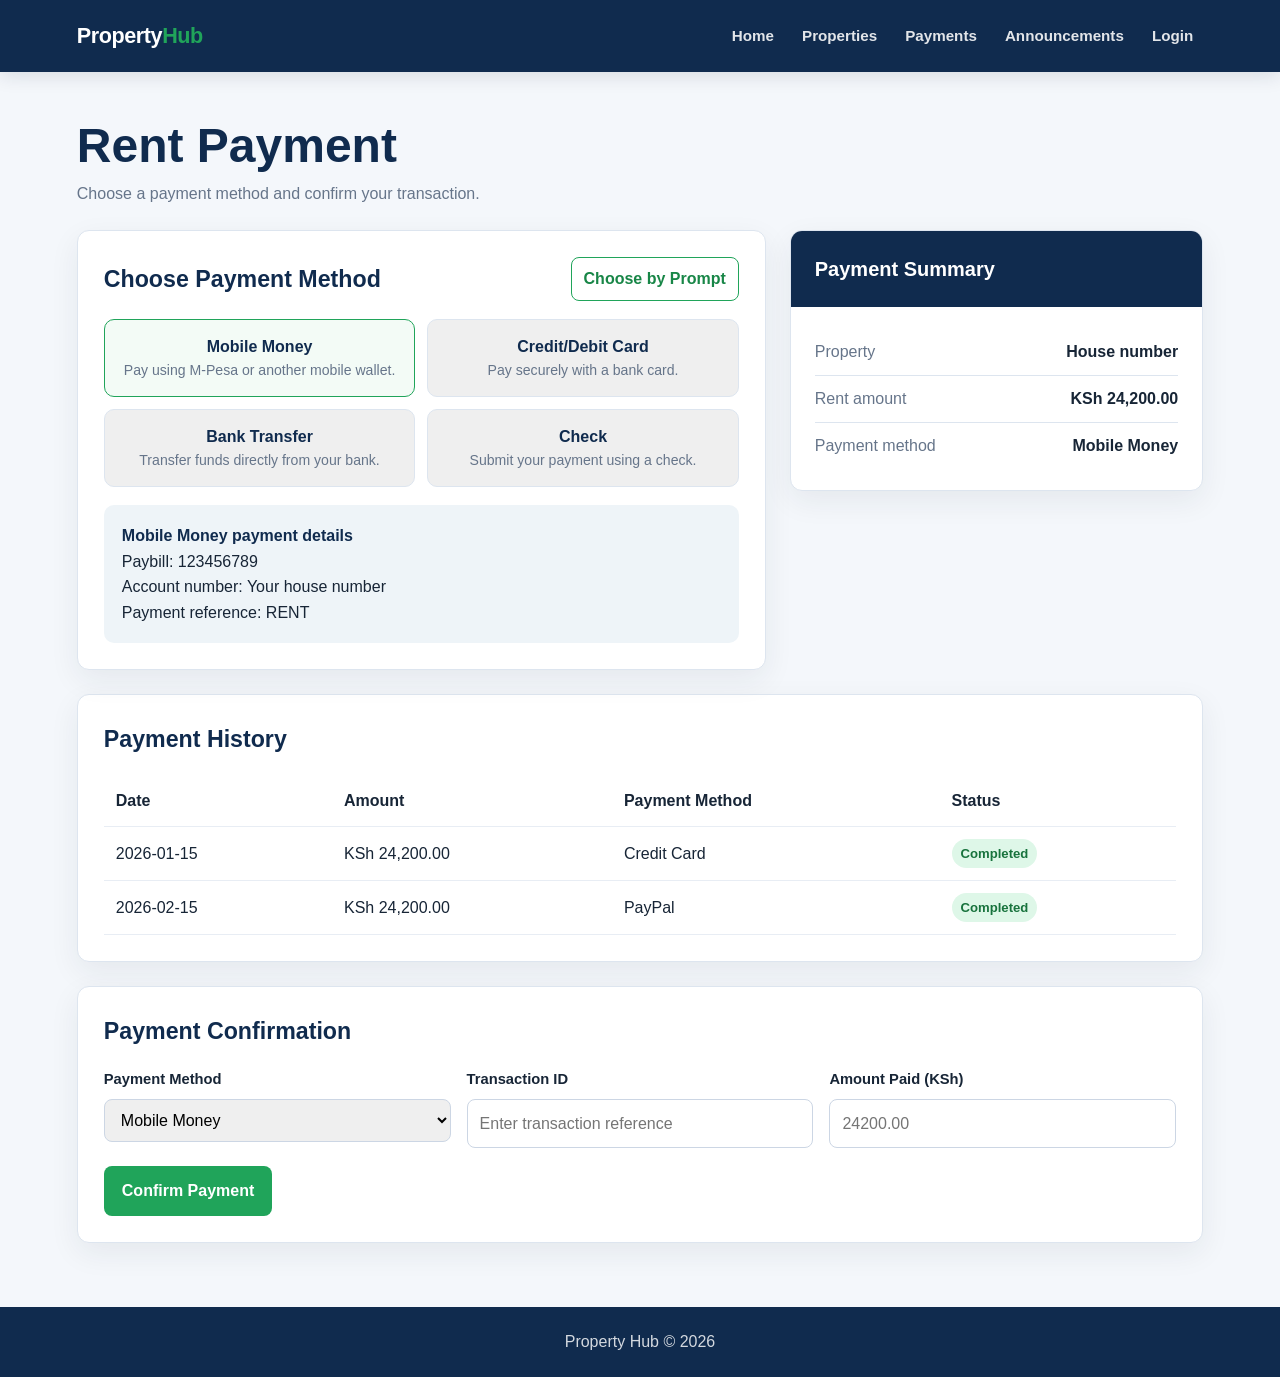
<file: payment.html>
<!DOCTYPE html>
<html lang="en">
<head>
    <meta charset="UTF-8">
    <meta name="viewport" content="width=device-width, initial-scale=1.0">
    <title>Payments | Property Hub</title>
    <link rel="stylesheet" href="style.css">
    <style>
        .payments-main {
            width: min(1180px, 88%);
            margin: 48px auto 64px;
        }

        .payments-heading {
            margin-bottom: 24px;
        }

        .payments-heading h1 {
            color: var(--primary);
            font-size: clamp(2rem, 5vw, 3rem);
            line-height: 1.1;
        }

        .payments-heading p {
            margin-top: 8px;
            color: var(--muted);
        }

        .payment-layout {
            display: grid;
            grid-template-columns: minmax(0, 1.25fr) minmax(280px, 0.75fr);
            gap: 24px;
            align-items: start;
        }

        .payment-panel,
        .payment-summary,
        .history-panel,
        .confirmation-panel {
            background: var(--white);
            border: 1px solid var(--border);
            border-radius: 12px;
            box-shadow: 0 10px 30px rgba(23, 37, 54, 0.07);
        }

        .payment-panel,
        .history-panel,
        .confirmation-panel {
            padding: 26px;
        }

        .payment-panel h2,
        .history-panel h2,
        .confirmation-panel h2 {
            margin-bottom: 18px;
            color: var(--primary);
            font-size: 1.45rem;
        }

        .payment-panel-heading {
            display: flex;
            align-items: center;
            justify-content: space-between;
            gap: 12px;
            margin-bottom: 18px;
        }

        .payment-panel-heading h2 {
            margin-bottom: 0;
        }

        .prompt-button {
            border: 1px solid var(--secondary);
            border-radius: 8px;
            padding: 8px 12px;
            background: var(--white);
            color: var(--secondary-dark);
            font: inherit;
            font-weight: 800;
            cursor: pointer;
        }

        .prompt-button:hover,
        .prompt-button:focus-visible {
            background: #f3fbf6;
        }

        .payment-options {
            display: grid;
            grid-template-columns: repeat(2, minmax(0, 1fr));
            gap: 12px;
        }

        .payment-option {
            padding: 18px;
            border: 1px solid var(--border);
            border-radius: 10px;
            cursor: pointer;
            transition: border-color 160ms ease, background 160ms ease;
        }

        .payment-option:hover,
        .payment-option.selected {
            border-color: var(--secondary);
            background: #f3fbf6;
        }

        .payment-option h3 {
            margin-bottom: 6px;
            color: var(--primary);
            font-size: 1rem;
        }

        .payment-option p {
            color: var(--muted);
            font-size: 0.88rem;
        }

        .payment-summary {
            overflow: hidden;
        }

        .summary-header {
            padding: 22px 24px;
            background: var(--primary);
            color: var(--white);
        }

        .summary-header h2 {
            margin: 0;
            font-size: 1.25rem;
        }

        .summary-body {
            padding: 22px 24px;
        }

        .summary-row {
            display: flex;
            justify-content: space-between;
            gap: 16px;
            padding: 10px 0;
            border-bottom: 1px solid var(--border);
        }

        .summary-row:last-child {
            border-bottom: 0;
        }

        .summary-row span {
            color: var(--muted);
        }

        .summary-row strong {
            text-align: right;
        }

        .payment-details {
            grid-column: 1 / -1;
            margin-top: 18px;
            padding: 18px;
            border-radius: 10px;
            background: #eef4f8;
        }

        .payment-details strong {
            color: var(--primary);
        }

        .history-panel,
        .confirmation-panel {
            margin-top: 24px;
        }

        .table-wrap {
            width: 100%;
            overflow-x: auto;
        }

        .status {
            display: inline-block;
            padding: 4px 9px;
            border-radius: 999px;
            background: #def7e8;
            color: #18733d;
            font-size: 0.82rem;
            font-weight: 800;
        }

        .confirmation-grid {
            display: grid;
            grid-template-columns: repeat(3, minmax(0, 1fr));
            gap: 16px;
        }

        .form-field {
            display: flex;
            flex-direction: column;
            gap: 7px;
        }

        .form-field label {
            font-size: 0.92rem;
            font-weight: 700;
        }

        .confirmation-actions {
            display: flex;
            align-items: center;
            gap: 16px;
            margin-top: 18px;
        }

        .confirmation-actions button {
            border: 0;
            border-radius: 8px;
            padding: 12px 18px;
            background: var(--secondary);
            color: var(--white);
            font: inherit;
            font-weight: 800;
            cursor: pointer;
        }

        .confirmation-actions button:hover,
        .confirmation-actions button:focus-visible {
            background: var(--secondary-dark);
        }

        .form-message {
            min-height: 24px;
            color: var(--secondary-dark);
            font-weight: 700;
        }

        @media (max-width: 900px) {
            .payment-layout {
                grid-template-columns: 1fr;
            }

            .confirmation-grid {
                grid-template-columns: 1fr;
            }
        }

        @media (max-width: 600px) {
            .payments-main {
                width: 90%;
                margin: 32px auto 48px;
            }

            .payment-options {
                grid-template-columns: 1fr;
            }

            .payment-panel,
            .history-panel,
            .confirmation-panel {
                padding: 20px;
            }
        }
    </style>
</head>

<body>
    <header class="topbar">
        <a class="brand" href="index.html" aria-label="Property Hub home">
            Property<span>Hub</span>
        </a>
        <nav class="nav" aria-label="Main navigation">
            <a href="index.html">Home</a>
            <a href="property.html">Properties</a>
            <a href="payment.html">Payments</a>
            <a href="announcement.html">Announcements</a>
            <a href="login.html">Login</a>
        </nav>
    </header>

    <main class="payments-main">
        <div class="payments-heading">
            <h1>Rent Payment</h1>
            <p>Choose a payment method and confirm your transaction.</p>
        </div>

        <div class="payment-layout">
            <section class="payment-panel" aria-labelledby="payment-method-heading">
                <div class="payment-panel-heading">
                    <h2 id="payment-method-heading">Choose Payment Method</h2>
                    <button type="button" id="payment-method-prompt" class="prompt-button">Choose by Prompt</button>
                </div>
                <div class="payment-options" id="payment-options">
                    <button class="payment-option selected" type="button" data-method="Mobile Money">
                        <h3>Mobile Money</h3>
                        <p>Pay using M-Pesa or another mobile wallet.</p>
                    </button>
                    <button class="payment-option" type="button" data-method="Credit/Debit Card">
                        <h3>Credit/Debit Card</h3>
                        <p>Pay securely with a bank card.</p>
                    </button>
                    <button class="payment-option" type="button" data-method="Bank Transfer">
                        <h3>Bank Transfer</h3>
                        <p>Transfer funds directly from your bank.</p>
                    </button>
                    <button class="payment-option" type="button" data-method="Check">
                        <h3>Check</h3>
                        <p>Submit your payment using a check.</p>
                    </button>
                </div>

                <div class="payment-details" id="payment-details">
                    <strong>Mobile Money payment details</strong>
                    <p>Paybill: 123456789</p>
                    <p>Account number: Your house number</p>
                    <p>Payment reference: RENT</p>
                </div>
            </section>

            <aside class="payment-summary" aria-label="Payment summary">
                <div class="summary-header">
                    <h2>Payment Summary</h2>
                </div>
                <div class="summary-body">
                    <div class="summary-row">
                        <span>Property</span>
                        <strong>House number</strong>
                    </div>
                    <div class="summary-row">
                        <span>Rent amount</span>
                        <strong>KSh 24,200.00</strong>
                    </div>
                    <div class="summary-row">
                        <span>Payment method</span>
                        <strong id="selected-method">Mobile Money</strong>
                    </div>
                </div>
            </aside>
        </div>

        <section class="history-panel" aria-labelledby="history-heading">
            <h2 id="history-heading">Payment History</h2>
            <div class="table-wrap">
                <table>
                    <thead>
                        <tr>
                            <th>Date</th>
                            <th>Amount</th>
                            <th>Payment Method</th>
                            <th>Status</th>
                        </tr>
                    </thead>
                    <tbody>
                        <tr>
                            <td>2026-01-15</td>
                            <td>KSh 24,200.00</td>
                            <td>Credit Card</td>
                            <td><span class="status">Completed</span></td>
                        </tr>
                        <tr>
                            <td>2026-02-15</td>
                            <td>KSh 24,200.00</td>
                            <td>PayPal</td>
                            <td><span class="status">Completed</span></td>
                        </tr>
                    </tbody>
                </table>
            </div>
        </section>

        <section class="confirmation-panel" aria-labelledby="confirmation-heading">
            <h2 id="confirmation-heading">Payment Confirmation</h2>
            <form id="confirmation-form" action="#" method="post">
                <div class="confirmation-grid">
                    <div class="form-field">
                        <label for="payment-method">Payment Method</label>
                        <select id="payment-method" name="payment-method" required>
                            <option value="">Select a method</option>
                            <option value="Mobile Money" selected>Mobile Money</option>
                            <option value="Credit/Debit Card">Credit/Debit Card</option>
                            <option value="Bank Transfer">Bank Transfer</option>
                            <option value="Check">Check</option>
                        </select>
                    </div>

                    <div class="form-field">
                        <label for="transaction-id">Transaction ID</label>
                        <input type="text" id="transaction-id" name="transaction-id"
                               placeholder="Enter transaction reference" required>
                    </div>

                    <div class="form-field">
                        <label for="amount-paid">Amount Paid (KSh)</label>
                        <input type="number" id="amount-paid" name="amount-paid"
                               min="1" step="0.01" placeholder="24200.00" required>
                    </div>
                </div>

                <div class="confirmation-actions">
                    <button type="submit">Confirm Payment</button>
                    <p id="form-message" class="form-message" role="status" aria-live="polite"></p>
                </div>
            </form>
        </section>
    </main>

    <footer class="footer">
        <p>Property Hub &copy; 2026</p>
    </footer>

    <script>
        const methodOptions = document.querySelectorAll(".payment-option");
        const selectedMethod = document.getElementById("selected-method");
        const methodSelect = document.getElementById("payment-method");
        const paymentDetails = document.getElementById("payment-details");
        const confirmationForm = document.getElementById("confirmation-form");
        const formMessage = document.getElementById("form-message");
        const paymentMethodPrompt = document.getElementById("payment-method-prompt");

        const details = {
            "Mobile Money": "<strong>Mobile Money payment details</strong><p>Paybill: 123456789</p><p>Account number: Your house number</p><p>Payment reference: RENT</p>",
            "Credit/Debit Card": "<strong>Card payment details</strong><p>Secure card checkout is required.</p><p>Do not send card numbers through this form.</p>",
            "Bank Transfer": "<strong>Bank transfer details</strong><p>Bank: Property Hub Bank</p><p>Account: 123456789</p><p>Reference: Your house number</p>",
            "Check": "<strong>Check payment details</strong><p>Make checks payable to Property Hub.</p><p>Write your house number on the check.</p>"
        };

        methodOptions.forEach(function (option) {
            option.addEventListener("click", function () {
                methodOptions.forEach(function (item) {
                    item.classList.remove("selected");
                });

                option.classList.add("selected");
                const method = option.dataset.method;
                selectedMethod.textContent = method;
                methodSelect.value = method;
                paymentDetails.innerHTML = details[method];
            });
        });

        function setPaymentMethod(method) {
            if (!Object.prototype.hasOwnProperty.call(details, method)) {
                return false;
            }

            selectedMethod.textContent = method;
            methodSelect.value = method;
            paymentDetails.innerHTML = details[method];

            methodOptions.forEach(function (item) {
                item.classList.toggle("selected", item.dataset.method === method);
            });

            return true;
        }

        paymentMethodPrompt.addEventListener("click", function () {
            const answer = window.prompt(
                "Enter a payment method: Mobile Money, Credit/Debit Card, Bank Transfer, or Check",
                selectedMethod.textContent
            );

            if (answer === null) {
                return;
            }

            const normalizedAnswer = answer.trim();
            const validMethod = Object.keys(details).find(function (method) {
                return method.toLowerCase() === normalizedAnswer.toLowerCase();
            });

            if (validMethod) {
                setPaymentMethod(validMethod);
                formMessage.textContent = "Payment method changed to " + validMethod + ".";
            } else {
                formMessage.textContent = "Please enter a valid payment method.";
            }
        });

        confirmationForm.addEventListener("submit", function (event) {
            event.preventDefault();

            if (!confirmationForm.checkValidity()) {
                confirmationForm.reportValidity();
                return;
            }

            formMessage.textContent = "Payment confirmation submitted.";
            confirmationForm.reset();
            methodSelect.value = "Mobile Money";
            selectedMethod.textContent = "Mobile Money";
            paymentDetails.innerHTML = details["Mobile Money"];

            methodOptions.forEach(function (item) {
                item.classList.toggle("selected", item.dataset.method === "Mobile Money");
            });
        });
    </script>
</body>
</html>
</file>
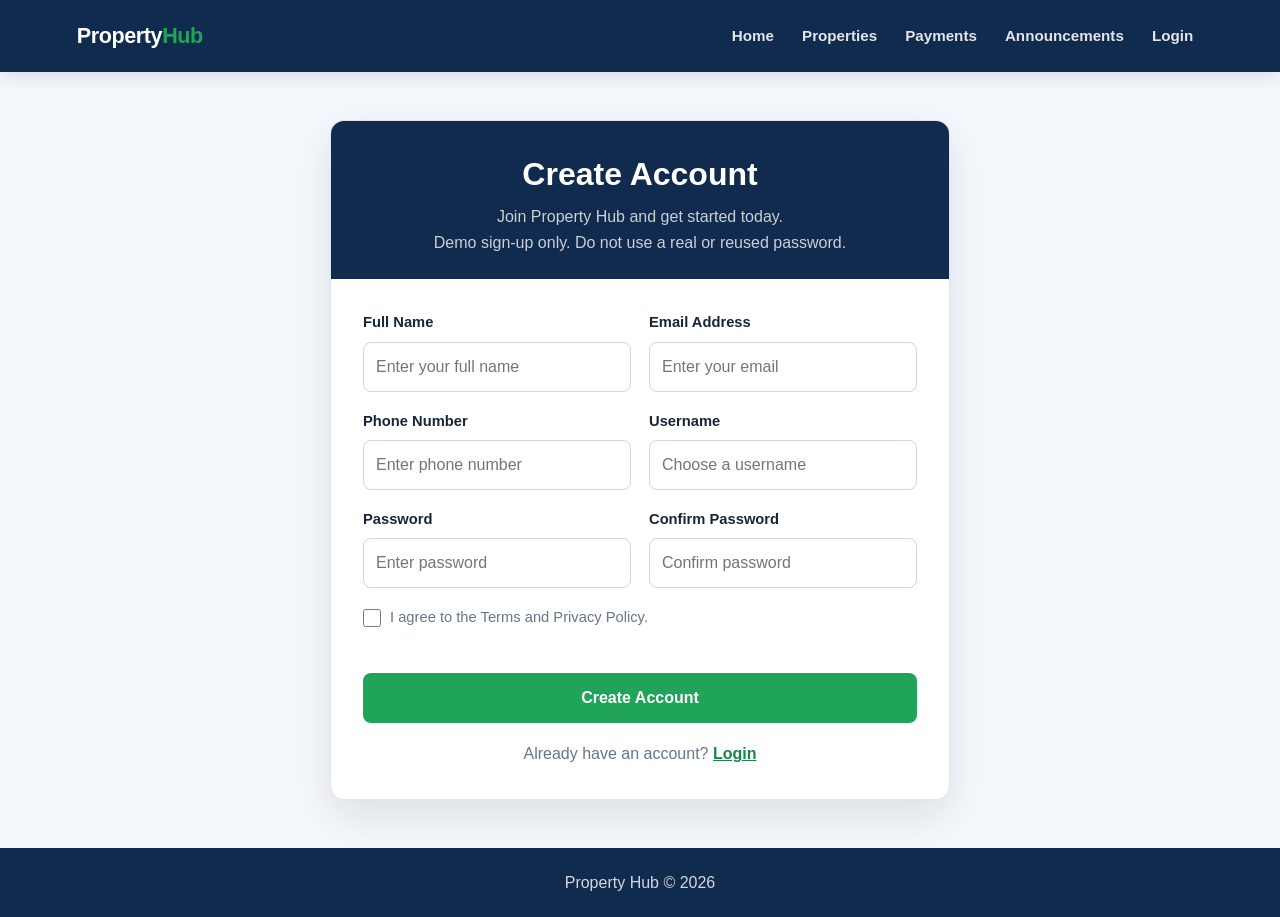
<file: register.html>
<!DOCTYPE html>
<html lang="en">
<head>
    <meta charset="UTF-8">
    <meta name="viewport" content="width=device-width, initial-scale=1.0">
    <title>Get Started | Property Hub</title>
    <link rel="stylesheet" href="style.css">
</head>

<body class="register-page">
    <header class="topbar">
        <a class="brand" href="index.html" aria-label="Property Hub home">
            Property<span>Hub</span>
        </a>
        <nav class="nav" aria-label="Main navigation">
            <a href="index.html">Home</a>
            <a href="property.html">Properties</a>
            <a href="payment.html">Payments</a>
            <a href="announcement.html">Announcements</a>
            <a href="login.html">Login</a>
        </nav>
    </header>

    <main class="register-main">
        <section class="register-container" aria-labelledby="register-title">
            <div class="register-header">
                <h1 id="register-title">Create Account</h1>
                <p>Join Property Hub and get started today.</p>
                <p class="auth-demo-note">Demo sign-up only. Do not use a real or reused password.</p>
            </div>

            <form id="register-form" action="#" method="post">
                <div class="input-group">
                    <label for="fullname">Full Name</label>
                    <input type="text" id="fullname" name="fullname"
                           placeholder="Enter your full name"
                           autocomplete="name" required>
                </div>

                <div class="input-group">
                    <label for="email">Email Address</label>
                    <input type="email" id="email" name="email"
                           placeholder="Enter your email"
                           autocomplete="email" required>
                </div>

                <div class="input-group">
                    <label for="phone">Phone Number</label>
                    <input type="tel" id="phone" name="phone"
                           placeholder="Enter phone number"
                           autocomplete="tel" required>
                </div>

                <div class="input-group">
                    <label for="username">Username</label>
                    <input type="text" id="username" name="username"
                           placeholder="Choose a username"
                           autocomplete="username" minlength="3" required>
                </div>

                <div class="input-group">
                    <label for="password">Password</label>
                    <input type="password" id="password" name="password"
                           placeholder="Enter password"
                           autocomplete="new-password" minlength="8" required>
                </div>

                <div class="input-group">
                    <label for="confirm-password">Confirm Password</label>
                    <input type="password" id="confirm-password" name="confirm_password"
                           placeholder="Confirm password"
                           autocomplete="new-password" minlength="8" required>
                </div>

                <label class="terms" for="terms">
                    <input type="checkbox" id="terms" name="terms" required>
                    <span>I agree to the Terms and Privacy Policy.</span>
                </label>

                <p id="form-message" class="form-message" role="alert" aria-live="polite"></p>

                <button type="submit" class="register-button">Create Account</button>

                <p class="login-link">
                    Already have an account?
                    <a href="login.html">Login</a>
                </p>
            </form>
        </section>
    </main>

    <footer class="footer">
        <p>Property Hub &copy; 2026</p>
    </footer>

    <script src="auth.js"></script>
</body>
</html>
</file>
<file: style.css>
:root {
    --primary: #102b4e;
    --primary-dark: #091e36;
    --secondary: #20a45a;
    --secondary-dark: #188647;
    --background: #f4f7fb;
    --white: #ffffff;
    --text: #172536;
    --muted: #66758a;
    --border: #dde5ef;
}

* {
    margin: 0;
    padding: 0;
    box-sizing: border-box;
}

html {
    scroll-behavior: smooth;
}

body {
    min-height: 100vh;
    display: flex;
    flex-direction: column;
    font-family: "Segoe UI", Arial, Helvetica, sans-serif;
    background: var(--background);
    color: var(--text);
    line-height: 1.6;
}

.topbar {
    background: var(--primary);
    min-height: 72px;
    padding: 0 6%;
    display: flex;
    justify-content: space-between;
    align-items: center;
    box-shadow: 0 4px 18px rgba(9, 30, 54, 0.12);
}

.brand {
    color: var(--white);
    font-size: 1.35rem;
    font-weight: 800;
    letter-spacing: -0.02em;
    text-decoration: none;
}

.brand span {
    color: var(--secondary);
}

.nav {
    display: flex;
    align-items: center;
    gap: 8px;
}

.nav a {
    color: rgba(255, 255, 255, 0.88);
    text-decoration: none;
    padding: 8px 10px;
    border-radius: 8px;
    font-size: 0.95rem;
    font-weight: 600;
    transition: color 160ms ease, background 160ms ease;
}

.nav a:hover,
.nav a:focus-visible {
    color: var(--white);
    background: rgba(255, 255, 255, 0.1);
}

.btn {
    display: inline-block;
    background: var(--secondary);
    color: var(--white);
    padding: 12px 22px;
    border: 0;
    border-radius: 8px;
    text-decoration: none;
    font-weight: 700;
    box-shadow: 0 8px 20px rgba(32, 164, 90, 0.24);
    transition: background 160ms ease, transform 160ms ease;
}

.btn:hover,
.btn:focus-visible {
    background: var(--secondary-dark);
    transform: translateY(-2px);
}

main {
    flex: 1;
}

.hero {
    min-height: 420px;
    padding: 90px 6%;
    display: flex;
    flex-direction: column;
    align-items: flex-start;
    justify-content: center;
    background:
        linear-gradient(110deg, rgba(16, 43, 78, 0.97), rgba(16, 43, 78, 0.78)),
        #102b4e;
    color: var(--white);
}

.hero h1 {
    max-width: 760px;
    margin-bottom: 14px;
    font-size: clamp(2.25rem, 6vw, 4.25rem);
    line-height: 1.08;
    letter-spacing: -0.04em;
    text-transform: capitalize;
}

.hero p {
    max-width: 650px;
    margin-bottom: 28px;
    color: rgba(255, 255, 255, 0.78);
    font-size: 1.1rem;
}

.container {
    width: min(1180px, 88%);
    margin: 64px auto;
}

.container h2 {
    margin-bottom: 24px;
    font-size: 2rem;
    color: var(--primary);
}

.container {
    display: grid;
    grid-template-columns: repeat(4, minmax(0, 1fr));
    gap: 20px;
}

.container h2 {
    grid-column: 1 / -1;
}

.card {
    min-height: 180px;
    background: var(--white);
    padding: 26px;
    border: 1px solid var(--border);
    border-top: 4px solid var(--secondary);
    border-radius: 12px;
    box-shadow: 0 10px 30px rgba(23, 37, 54, 0.07);
    transition: transform 160ms ease, box-shadow 160ms ease;
}

.card:hover {
    transform: translateY(-5px);
    box-shadow: 0 16px 38px rgba(23, 37, 54, 0.12);
}

.card h3 {
    margin-bottom: 8px;
    color: var(--primary);
}

.card p {
    color: var(--muted);
}

input, select, textarea {
    width: 100%;
    padding: 11px 12px;
    border: 1px solid #ccd6e4;
    border-radius: 8px;
    font: inherit;
}

table {
     width: 100%;
     border-collapse: collapse;
}

th, td {
    padding: 12px;
    border-bottom: 1px solid #e8edf4;
    text-align: left;
}

.footer {
    background: var(--primary);
    color: rgba(255, 255, 255, 0.82);
    padding: 22px 6%;
    text-align: center;
}

@media (max-width: 900px) {
    .container {
        grid-template-columns: repeat(2, minmax(0, 1fr));
    }
}

@media (max-width: 768px) {
    .topbar {
        min-height: 0;
        padding: 16px 5%;
        flex-wrap: wrap;
        gap: 10px;
    }
    
    .nav {
        width: 100%;
        display: flex;
        flex-wrap: wrap;
        gap: 2px;
    }

    .hero {
        min-height: 360px;
        padding: 64px 5%;
    }

    .container {
        width: 90%;
        margin: 44px auto;
    }
}

@media (max-width: 520px) {
    .nav a {
        flex: 1 1 45%;
        text-align: center;
    }

    .container {
        grid-template-columns: 1fr;
    }
}

.register-main {
    flex: 1;
    display: grid;
    place-items: center;
    padding: 48px 20px;
}

.register-container {
    width: min(620px, 100%);
    background: var(--white);
    border: 1px solid var(--border);
    border-radius: 14px;
    box-shadow: 0 16px 40px rgba(23, 37, 54, 0.10);
    overflow: hidden;
}

.register-header {
    padding: 28px 32px 24px;
    background: var(--primary);
    color: var(--white);
    text-align: center;
}

.register-header h1 {
    margin-bottom: 4px;
    font-size: 2rem;
}

.register-header p {
    color: rgba(255, 255, 255, 0.78);
}

.register-container form {
    display: grid;
    grid-template-columns: repeat(2, minmax(0, 1fr));
    gap: 18px;
    padding: 32px;
}

.input-group {
    display: flex;
    flex-direction: column;
    gap: 7px;
}

.input-group label {
    font-size: 0.92rem;
    font-weight: 700;
}

.input-group input:focus,
.terms input:focus {
    outline: 3px solid rgba(32, 164, 90, 0.18);
    border-color: var(--secondary);
}

.terms {
    grid-column: 1 / -1;
    display: flex;
    align-items: center;
    gap: 9px;
    color: var(--muted);
    font-size: 0.92rem;
}

.terms input {
    width: 18px;
    height: 18px;
    flex: 0 0 auto;
}

.form-message {
    min-height: 24px;
    grid-column: 1 / -1;
    margin: -8px 0;
    font-size: 0.92rem;
}

.form-message.error {
    color: #b42318;
}

.form-message.success {
    color: var(--secondary-dark);
}

.register-button {
    grid-column: 1 / -1;
    border: 0;
    border-radius: 8px;
    padding: 12px 18px;
    background: var(--secondary);
    color: var(--white);
    font: inherit;
    font-weight: 800;
    cursor: pointer;
    transition: background 160ms ease, transform 160ms ease;
}

.register-button:hover,
.register-button:focus-visible {
    background: var(--secondary-dark);
    transform: translateY(-1px);
}

.login-link {
    grid-column: 1 / -1;
    text-align: center;
    color: var(--muted);
}

.login-link a {
    color: var(--secondary-dark);
    font-weight: 700;
}

@media (max-width: 600px) {
    .register-main {
        padding: 24px 16px;
    }

    .register-header {
        padding: 24px 20px 20px;
    }

    .register-container form {
        grid-template-columns: 1fr;
        padding: 24px 20px;
    }

    .terms,
    .form-message,
    .register-button,
    .login-link {
        grid-column: 1;
    }
}
</file>
